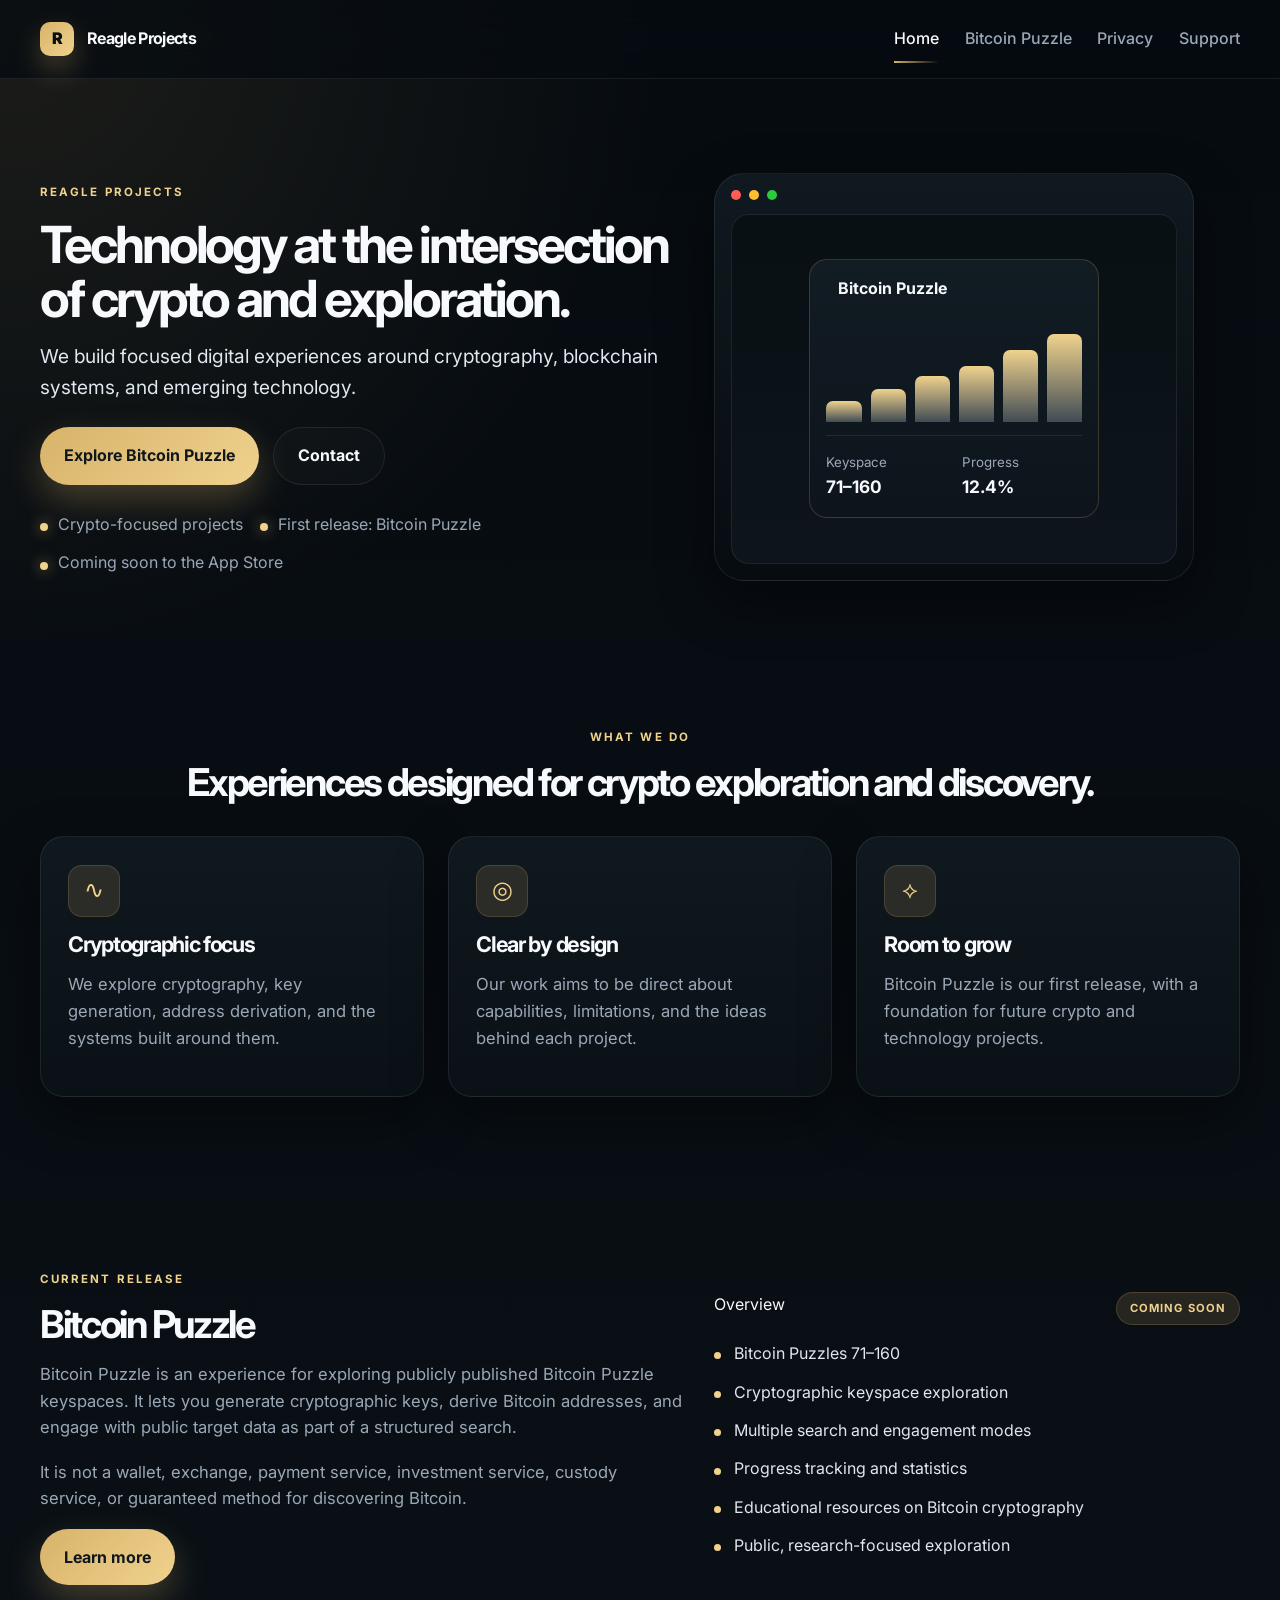
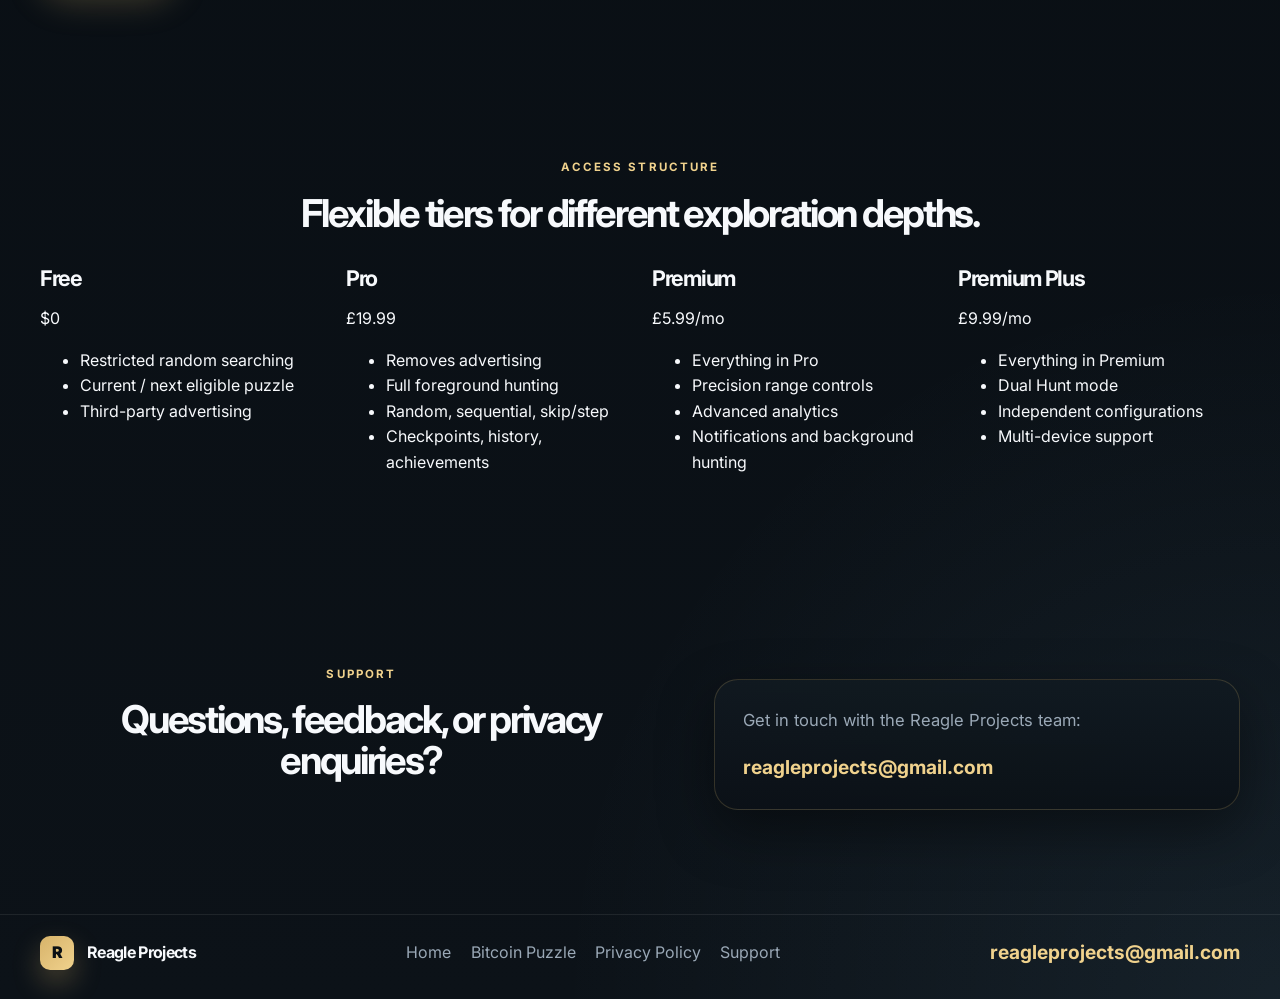
<file: index.html>
<!DOCTYPE html>
<html lang="en">
  <head>
    <meta charset="UTF-8" />
    <meta name="viewport" content="width=device-width, initial-scale=1.0" />
    <meta
      name="description"
      content="Reagle Projects builds technology at the intersection of crypto, cryptography, and digital exploration. Bitcoin Puzzle is our first release."
    />
    <title>Reagle Projects | Crypto Technology & Digital Exploration</title>
    <link rel="preconnect" href="https://fonts.googleapis.com" />
    <link rel="preconnect" href="https://fonts.gstatic.com" crossorigin />
    <link
      href="https://fonts.googleapis.com/css2?family=Inter:wght@400;500;600;700;800&display=swap"
      rel="stylesheet"
    />
    <link rel="stylesheet" href="assets/css/site.css" />
    <script defer src="assets/js/site.js"></script>
  </head>
  <body>
    <header class="site-header">
      <div class="container nav-wrap">
        <a class="brand" href="index.html" aria-label="Reagle Projects home">
          <span class="brand-mark">R</span>
          <span class="brand-text">Reagle Projects</span>
        </a>

        <button class="nav-toggle" aria-label="Toggle navigation" aria-expanded="false">
          <span></span>
          <span></span>
          <span></span>
        </button>

        <nav class="site-nav" aria-label="Primary">
          <a href="index.html" class="active">Home</a>
          <a href="bitcoin-puzzle/index.html">Bitcoin Puzzle</a>
          <a href="bitcoin-puzzle/privacy/index.html">Privacy</a>
          <a href="#support">Support</a>
        </nav>
      </div>
    </header>

    <main>
      <section class="hero">
        <div class="container hero-grid">
          <div class="hero-copy">
            <div class="eyebrow">Reagle Projects</div>
            <h1>Technology at the intersection of crypto and exploration.</h1>
            <p class="lead">
              We build focused digital experiences around cryptography,
              blockchain systems, and emerging technology.
            </p>

            <div class="cta-row">
              <a class="btn btn-primary" href="bitcoin-puzzle/index.html">Explore Bitcoin Puzzle</a>
              <a class="btn btn-secondary" href="#support">Contact</a>
            </div>

            <ul class="hero-meta" aria-label="Highlights">
              <li>Crypto-focused projects</li>
              <li>First release: Bitcoin Puzzle</li>
              <li>Coming soon to the App Store</li>
            </ul>
          </div>

          <div class="hero-visual" aria-label="Bitcoin Puzzle product preview">
            <div class="device">
              <div class="device-topbar">
                <span></span>
                <span></span>
                <span></span>
              </div>
              <div class="device-content">
                <div class="mini-card">
                  <div class="mini-top">
                    <span class="dot gold"></span>
                    <span>Bitcoin Puzzle</span>
                  </div>
                  <div class="mini-chart">
                    <div class="bar b1"></div>
                    <div class="bar b2"></div>
                    <div class="bar b3"></div>
                    <div class="bar b4"></div>
                    <div class="bar b5"></div>
                    <div class="bar b6"></div>
                  </div>
                  <div class="mini-stats">
                    <div>
                      <small>Keyspace</small>
                      <strong>71–160</strong>
                    </div>
                    <div>
                      <small>Progress</small>
                      <strong>12.4%</strong>
                    </div>
                  </div>
                </div>
              </div>
            </div>
          </div>
        </div>
      </section>

      <section class="section">
        <div class="container">
          <div class="section-heading">
            <div class="eyebrow accent">What we do</div>
            <h2>Experiences designed for crypto exploration and discovery.</h2>
          </div>

          <div class="card-grid three-up">
            <article class="info-card">
              <div class="icon-wrap">∿</div>
              <h3>Cryptographic focus</h3>
              <p>
                We explore cryptography, key generation, address derivation,
                and the systems built around them.
              </p>
            </article>

            <article class="info-card">
              <div class="icon-wrap">◎</div>
              <h3>Clear by design</h3>
              <p>
                Our work aims to be direct about capabilities, limitations,
                and the ideas behind each project.
              </p>
            </article>

            <article class="info-card">
              <div class="icon-wrap">⟡</div>
              <h3>Room to grow</h3>
              <p>
                Bitcoin Puzzle is our first release, with a foundation for
                future crypto and technology projects.
              </p>
            </article>
          </div>
        </div>
      </section>

      <section class="section app-spotlight">
        <div class="container spotlight-wrap">
          <div class="spotlight-copy">
            <div class="eyebrow accent">Current release</div>
            <h2>Bitcoin Puzzle</h2>
            <p>
              Bitcoin Puzzle is an experience for exploring publicly published
              Bitcoin Puzzle keyspaces. It lets you generate cryptographic keys,
              derive Bitcoin addresses, and engage with public target data as
              part of a structured search.
            </p>
            <p>
              It is not a wallet, exchange, payment service, investment service,
              custody service, or guaranteed method for discovering Bitcoin.
            </p>

            <a class="btn btn-primary" href="bitcoin-puzzle/index.html">Learn more</a>
          </div>

          <div class="spotlight-panel">
            <div class="panel-header">
              <span class="panel-label">Overview</span>
              <span class="pill">Coming soon</span>
            </div>

            <ul class="feature-list">
              <li>Bitcoin Puzzles 71–160</li>
              <li>Cryptographic keyspace exploration</li>
              <li>Multiple search and engagement modes</li>
              <li>Progress tracking and statistics</li>
              <li>Educational resources on Bitcoin cryptography</li>
              <li>Public, research-focused exploration</li>
            </ul>
          </div>
        </div>
      </section>

      <section class="section tiers">
        <div class="container">
          <div class="section-heading">
            <div class="eyebrow accent">Access structure</div>
            <h2>Flexible tiers for different exploration depths.</h2>
          </div>

          <div class="card-grid four-up">
            <article class="tier-card">
              <h3>Free</h3>
              <div class="price">$0</div>
              <ul>
                <li>Restricted random searching</li>
                <li>Current / next eligible puzzle</li>
                <li>Third-party advertising</li>
              </ul>
            </article>

            <article class="tier-card">
              <h3>Pro</h3>
              <div class="price">£19.99</div>
              <ul>
                <li>Removes advertising</li>
                <li>Full foreground hunting</li>
                <li>Random, sequential, skip/step</li>
                <li>Checkpoints, history, achievements</li>
              </ul>
            </article>

            <article class="tier-card">
              <h3>Premium</h3>
              <div class="price">£5.99/mo</div>
              <ul>
                <li>Everything in Pro</li>
                <li>Precision range controls</li>
                <li>Advanced analytics</li>
                <li>Notifications and background hunting</li>
              </ul>
            </article>

            <article class="tier-card">
              <h3>Premium Plus</h3>
              <div class="price">£9.99/mo</div>
              <ul>
                <li>Everything in Premium</li>
                <li>Dual Hunt mode</li>
                <li>Independent configurations</li>
                <li>Multi-device support</li>
              </ul>
            </article>
          </div>
        </div>
      </section>

      <section class="section support" id="support">
        <div class="container support-wrap">
          <div class="section-heading left">
            <div class="eyebrow accent">Support</div>
            <h2>Questions, feedback, or privacy enquiries?</h2>
          </div>

          <div class="support-card">
            <p>Get in touch with the Reagle Projects team:</p>
            <a href="mailto:reagleprojects@gmail.com" class="email-link">
              reagleprojects@gmail.com
            </a>
          </div>
        </div>
      </section>
    </main>

    <footer class="site-footer">
      <div class="container footer-row">
        <div>
          <a href="index.html" class="brand footer-brand">
            <span class="brand-mark">R</span>
            <span class="brand-text">Reagle Projects</span>
          </a>
        </div>

        <nav class="footer-nav" aria-label="Footer">
          <a href="index.html">Home</a>
          <a href="bitcoin-puzzle/index.html">Bitcoin Puzzle</a>
          <a href="bitcoin-puzzle/privacy/index.html">Privacy Policy</a>
          <a href="#support">Support</a>
        </nav>

        <a href="mailto:reagleprojects@gmail.com" class="footer-email">
          reagleprojects@gmail.com
        </a>
      </div>
    </footer>
  </body>
</html>
</file>
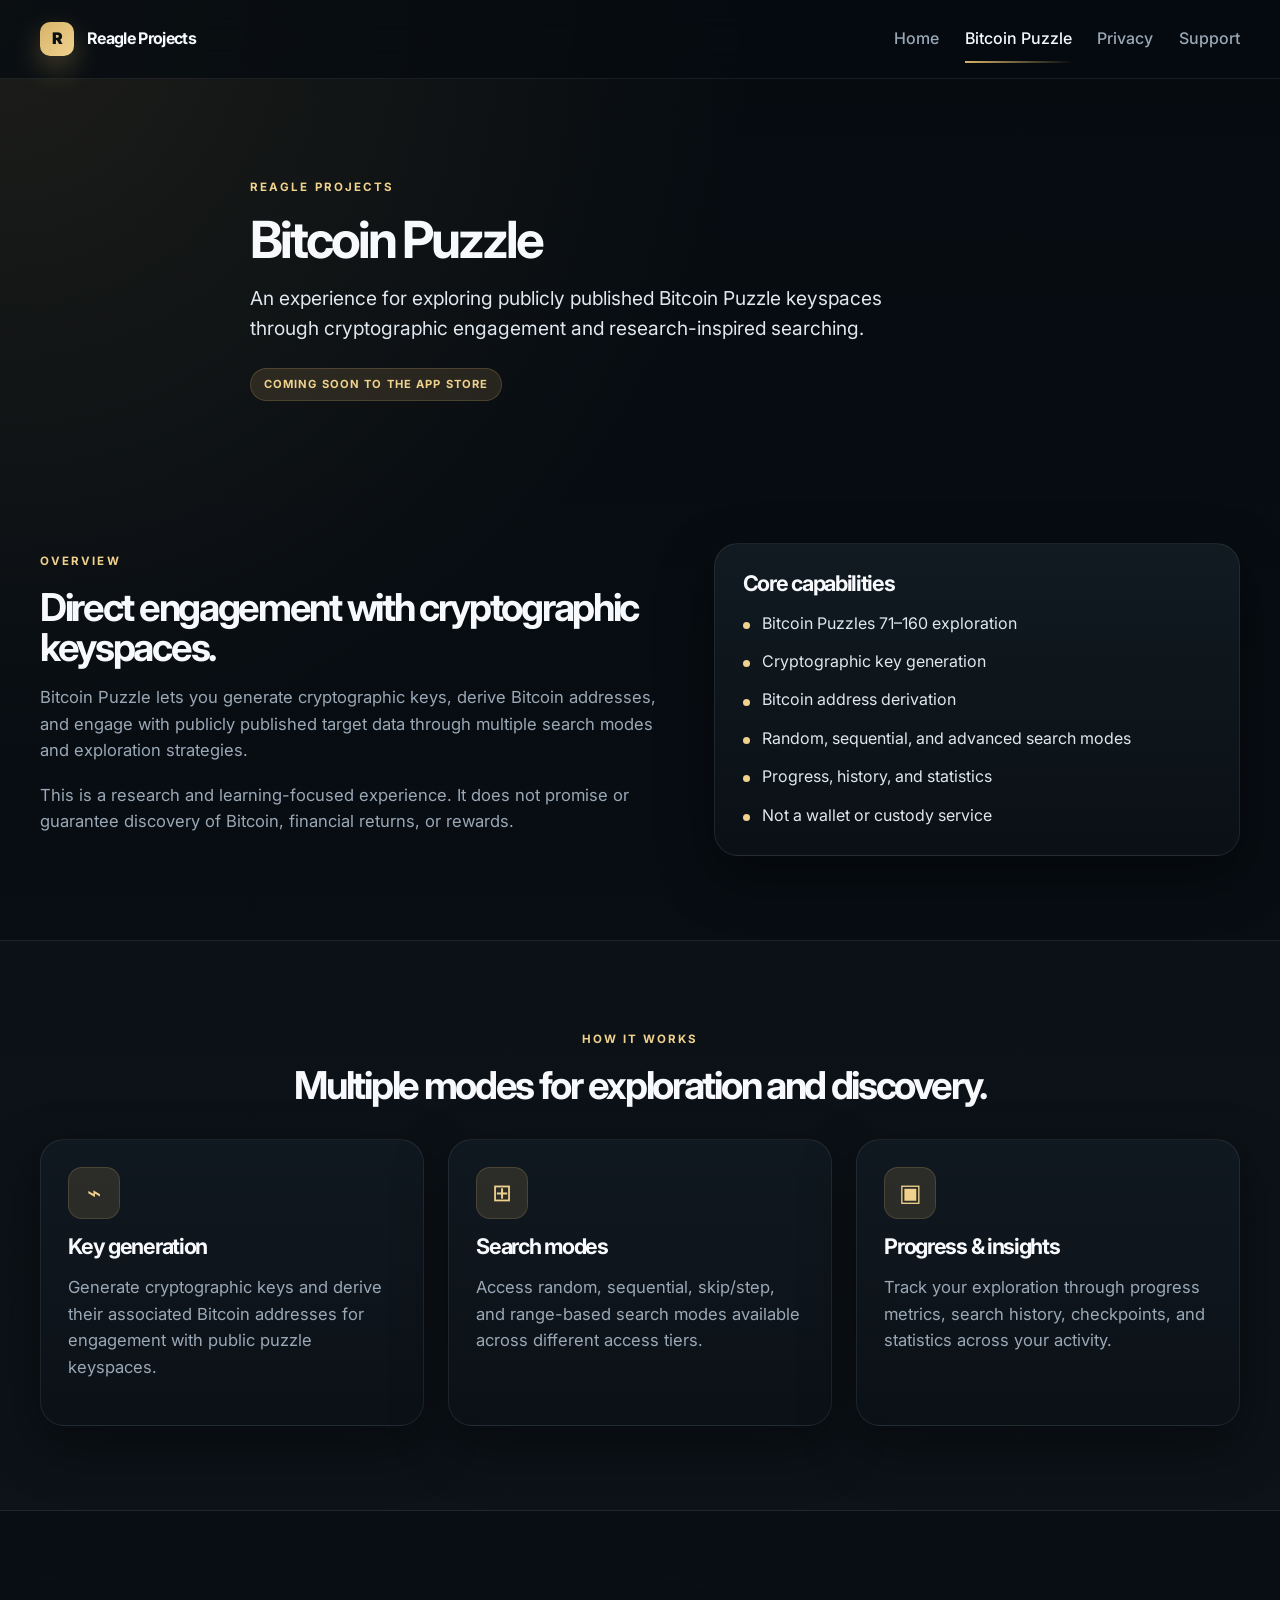
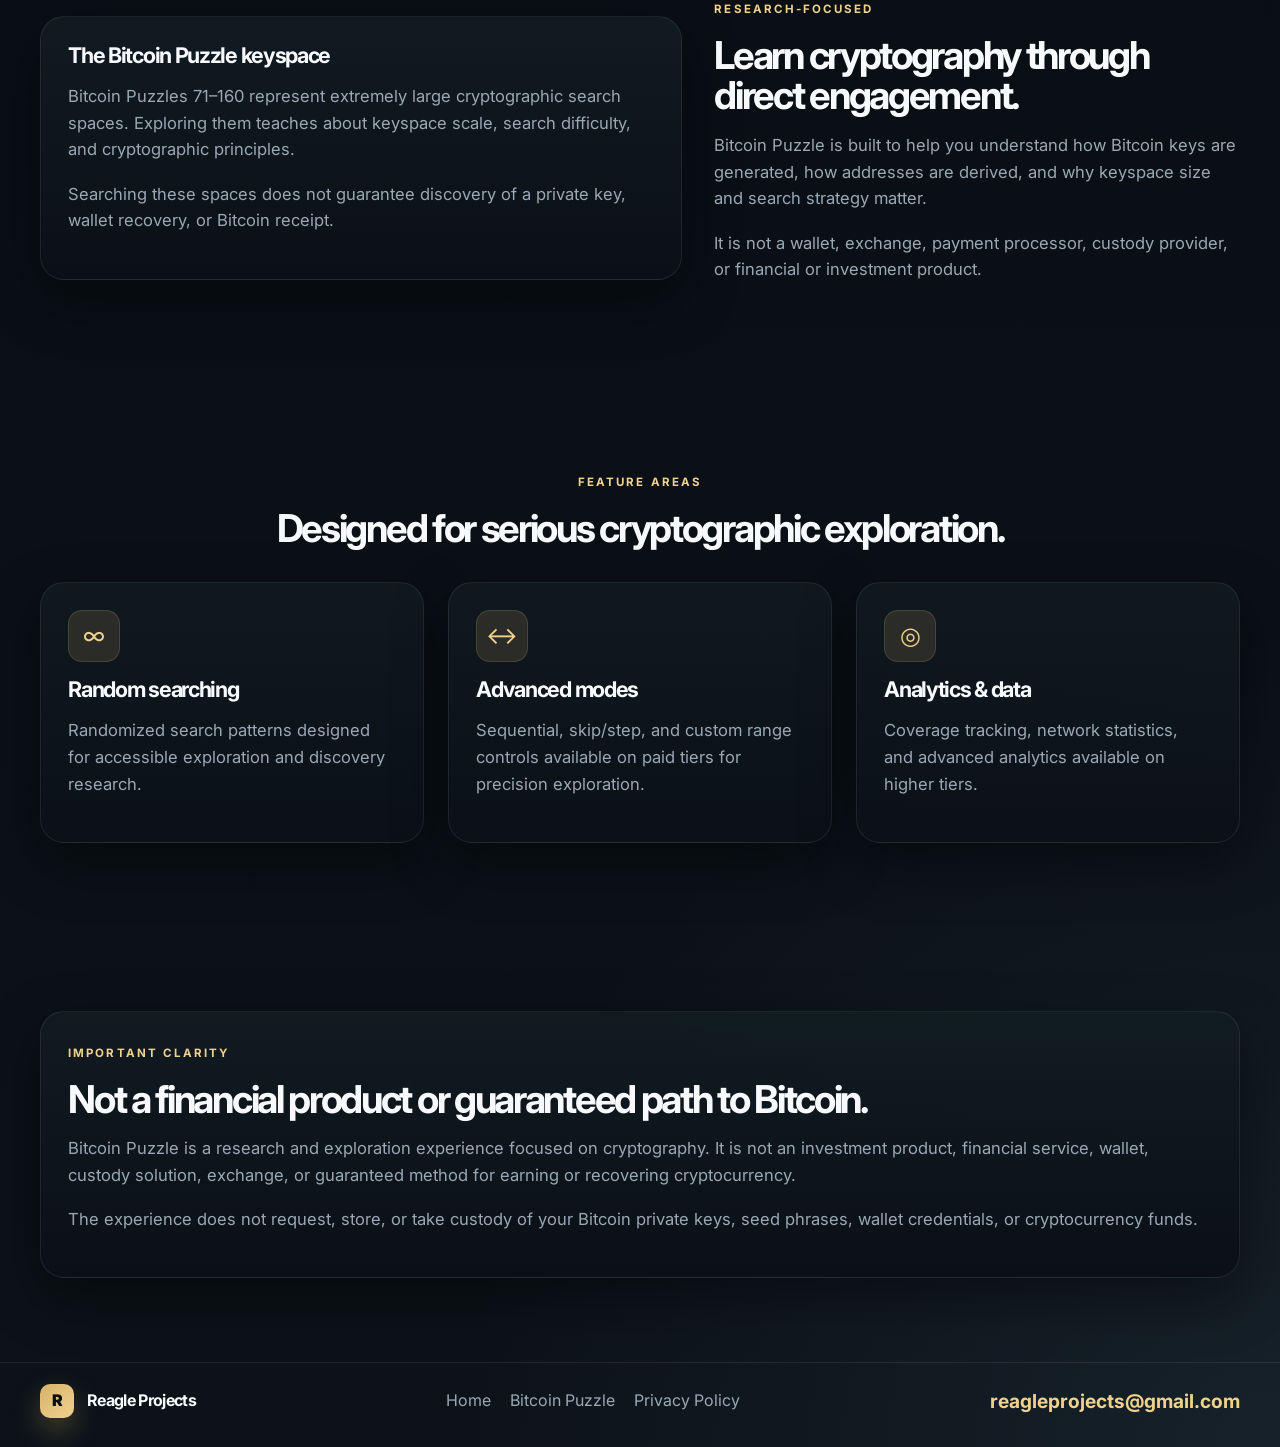
<file: bitcoin-puzzle/index.html>
<!DOCTYPE html>
<html lang="en">
  <head>
    <meta charset="UTF-8" />
    <meta name="viewport" content="width=device-width, initial-scale=1.0" />
    <meta
      name="description"
      content="Bitcoin Puzzle explores publicly published Bitcoin Puzzle keyspaces through cryptographic key generation, address derivation, and structured searching."
    />
    <title>Bitcoin Puzzle | Reagle Projects</title>
    <link rel="preconnect" href="https://fonts.googleapis.com" />
    <link rel="preconnect" href="https://fonts.gstatic.com" crossorigin />
    <link
      href="https://fonts.googleapis.com/css2?family=Inter:wght@400;500;600;700;800&display=swap"
      rel="stylesheet"
    />
    <link rel="stylesheet" href="../assets/css/site.css" />
    <script defer src="../assets/js/site.js"></script>
  </head>
  <body>
    <header class="site-header">
      <div class="container nav-wrap">
        <a class="brand" href="../index.html" aria-label="Reagle Projects home">
          <span class="brand-mark">R</span>
          <span class="brand-text">Reagle Projects</span>
        </a>

        <button class="nav-toggle" aria-label="Toggle navigation" aria-expanded="false">
          <span></span>
          <span></span>
          <span></span>
        </button>

        <nav class="site-nav" aria-label="Primary">
          <a href="../index.html">Home</a>
          <a href="index.html" class="active">Bitcoin Puzzle</a>
          <a href="privacy/index.html">Privacy</a>
          <a href="../index.html#support">Support</a>
        </nav>
      </div>
    </header>

    <main>
      <section class="page-hero app-hero">
        <div class="container narrow">
          <div class="eyebrow accent">Reagle Projects</div>
          <h1>Bitcoin Puzzle</h1>
          <p class="lead">
            An experience for exploring publicly published Bitcoin Puzzle
            keyspaces through cryptographic engagement and research-inspired
            searching.
          </p>
          <div class="cta-row">
            <span class="pill">Coming soon to the App Store</span>
          </div>
        </div>
      </section>

      <section class="section">
        <div class="container content-grid two-col">
          <div>
            <div class="eyebrow accent">Overview</div>
            <h2>Direct engagement with cryptographic keyspaces.</h2>
            <p>
              Bitcoin Puzzle lets you generate cryptographic keys, derive
              Bitcoin addresses, and engage with publicly published target data
              through multiple search modes and exploration strategies.
            </p>
            <p>
              This is a research and learning-focused experience. It does not
              promise or guarantee discovery of Bitcoin, financial returns, or
              rewards.
            </p>
          </div>

          <div class="panel block">
            <h3>Core capabilities</h3>
            <ul class="feature-list">
              <li>Bitcoin Puzzles 71–160 exploration</li>
              <li>Cryptographic key generation</li>
              <li>Bitcoin address derivation</li>
              <li>Random, sequential, and advanced search modes</li>
              <li>Progress, history, and statistics</li>
              <li>Not a wallet or custody service</li>
            </ul>
          </div>
        </div>
      </section>

      <section class="section alt">
        <div class="container">
          <div class="section-heading">
            <div class="eyebrow accent">How it works</div>
            <h2>Multiple modes for exploration and discovery.</h2>
          </div>

          <div class="card-grid three-up">
            <article class="info-card">
              <div class="icon-wrap">⌁</div>
              <h3>Key generation</h3>
              <p>
                Generate cryptographic keys and derive their associated Bitcoin
                addresses for engagement with public puzzle keyspaces.
              </p>
            </article>

            <article class="info-card">
              <div class="icon-wrap">⊞</div>
              <h3>Search modes</h3>
              <p>
                Access random, sequential, skip/step, and range-based search
                modes available across different access tiers.
              </p>
            </article>

            <article class="info-card">
              <div class="icon-wrap">▣</div>
              <h3>Progress & insights</h3>
              <p>
                Track your exploration through progress metrics, search history,
                checkpoints, and statistics across your activity.
              </p>
            </article>
          </div>
        </div>
      </section>

      <section class="section">
        <div class="container content-grid two-col">
          <div class="panel block">
            <h3>The Bitcoin Puzzle keyspace</h3>
            <p>
              Bitcoin Puzzles 71–160 represent extremely large cryptographic
              search spaces. Exploring them teaches about keyspace scale,
              search difficulty, and cryptographic principles.
            </p>
            <p>
              Searching these spaces does not guarantee discovery of a private
              key, wallet recovery, or Bitcoin receipt.
            </p>
          </div>

          <div>
            <div class="eyebrow accent">Research-focused</div>
            <h2>Learn cryptography through direct engagement.</h2>
            <p>
              Bitcoin Puzzle is built to help you understand how Bitcoin keys
              are generated, how addresses are derived, and why keyspace size
              and search strategy matter.
            </p>
            <p>
              It is not a wallet, exchange, payment processor, custody provider,
              or financial or investment product.
            </p>
          </div>
        </div>
      </section>

      <section class="section">
        <div class="container">
          <div class="section-heading">
            <div class="eyebrow accent">Feature areas</div>
            <h2>Designed for serious cryptographic exploration.</h2>
          </div>

          <div class="card-grid three-up">
            <article class="info-card">
              <div class="icon-wrap">∞</div>
              <h3>Random searching</h3>
              <p>
                Randomized search patterns designed for accessible exploration
                and discovery research.
              </p>
            </article>

            <article class="info-card">
              <div class="icon-wrap">↔</div>
              <h3>Advanced modes</h3>
              <p>
                Sequential, skip/step, and custom range controls available on
                paid tiers for precision exploration.
              </p>
            </article>

            <article class="info-card">
              <div class="icon-wrap">◎</div>
              <h3>Analytics & data</h3>
              <p>
                Coverage tracking, network statistics, and advanced analytics
                available on higher tiers.
              </p>
            </article>
          </div>
        </div>
      </section>

      <section class="section">
        <div class="container panel block info-panel">
          <div class="eyebrow accent">Important clarity</div>
          <h2>Not a financial product or guaranteed path to Bitcoin.</h2>
          <p>
            Bitcoin Puzzle is a research and exploration experience focused on
            cryptography. It is not an investment product, financial service,
            wallet, custody solution, exchange, or guaranteed method for earning
            or recovering cryptocurrency.
          </p>
          <p>
            The experience does not request, store, or take custody of your
            Bitcoin private keys, seed phrases, wallet credentials, or
            cryptocurrency funds.
          </p>
        </div>
      </section>
    </main>

    <footer class="site-footer">
      <div class="container footer-row">
        <div>
          <a href="../index.html" class="brand footer-brand">
            <span class="brand-mark">R</span>
            <span class="brand-text">Reagle Projects</span>
          </a>
        </div>

        <nav class="footer-nav" aria-label="Footer">
          <a href="../index.html">Home</a>
          <a href="index.html">Bitcoin Puzzle</a>
          <a href="privacy/index.html">Privacy Policy</a>
        </nav>

        <a href="mailto:reagleprojects@gmail.com" class="footer-email">
          reagleprojects@gmail.com
        </a>
      </div>
    </footer>
  </body>
</html>
</file>
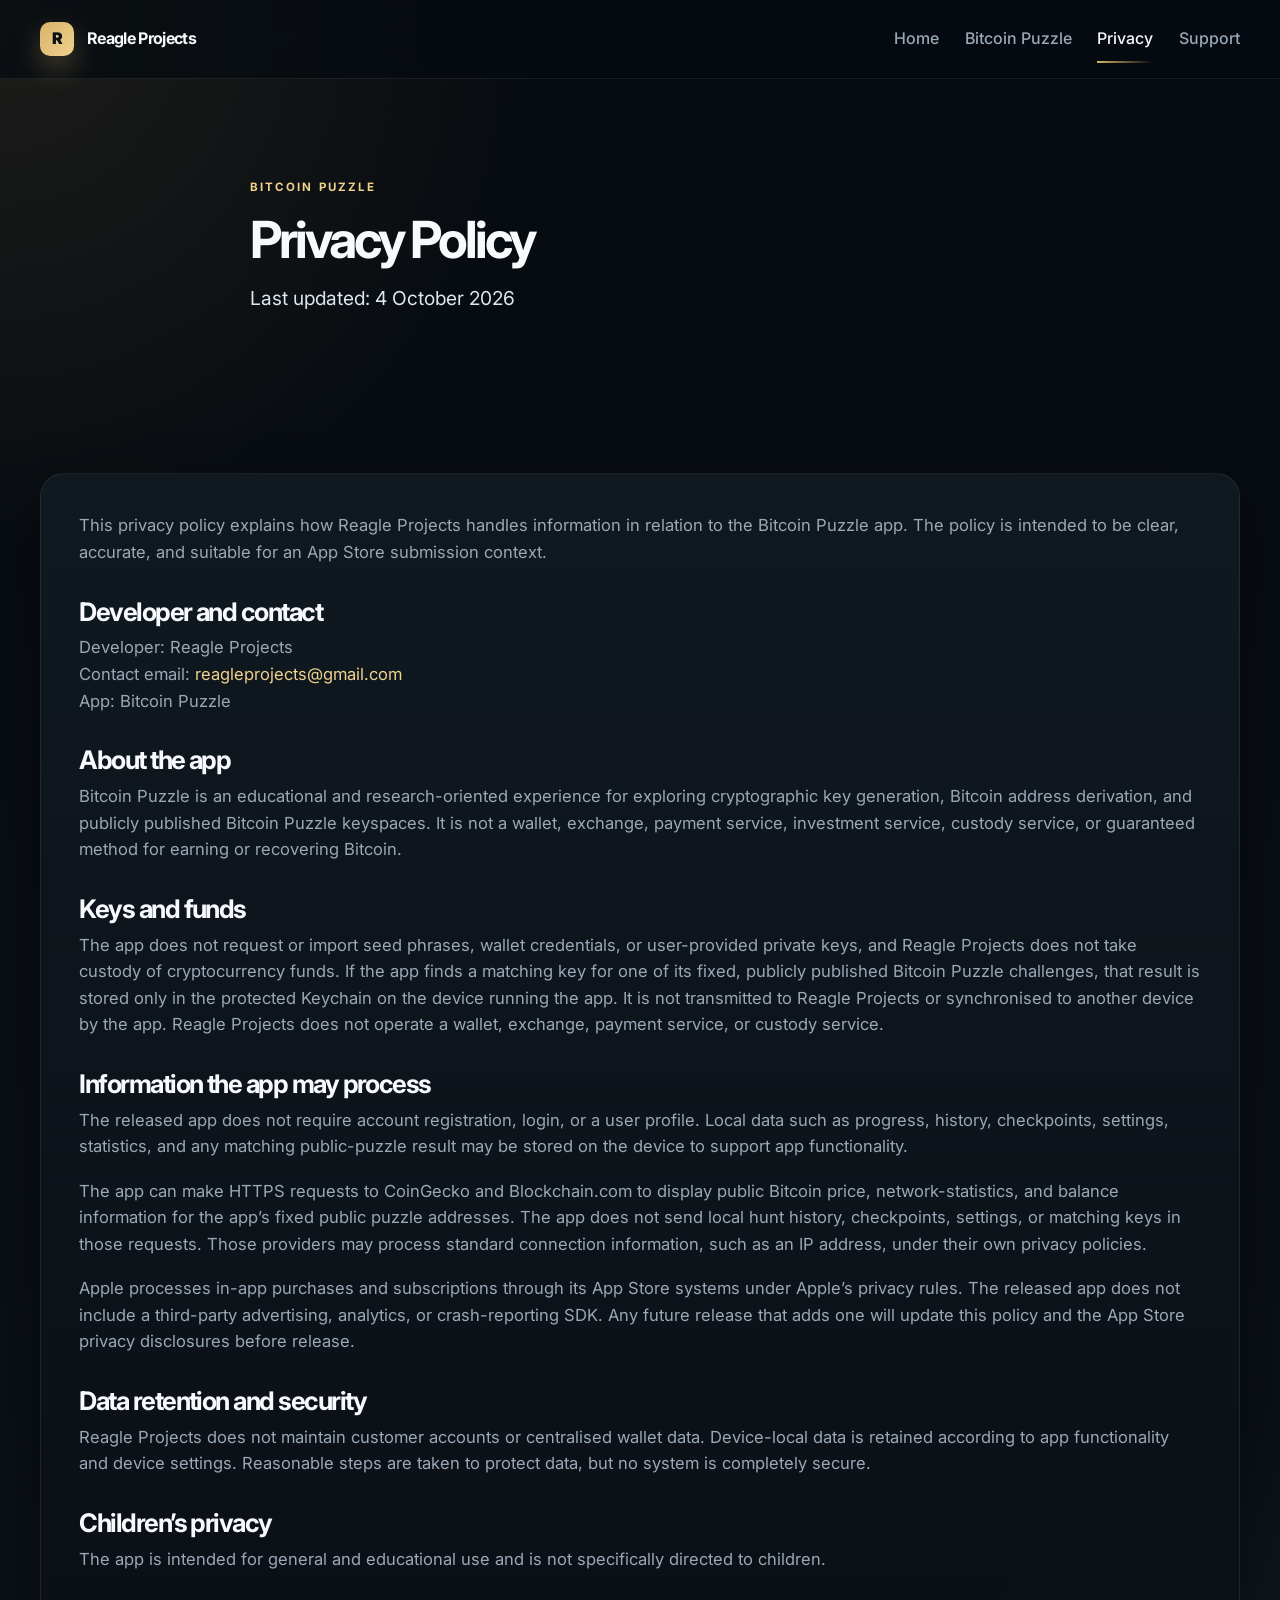
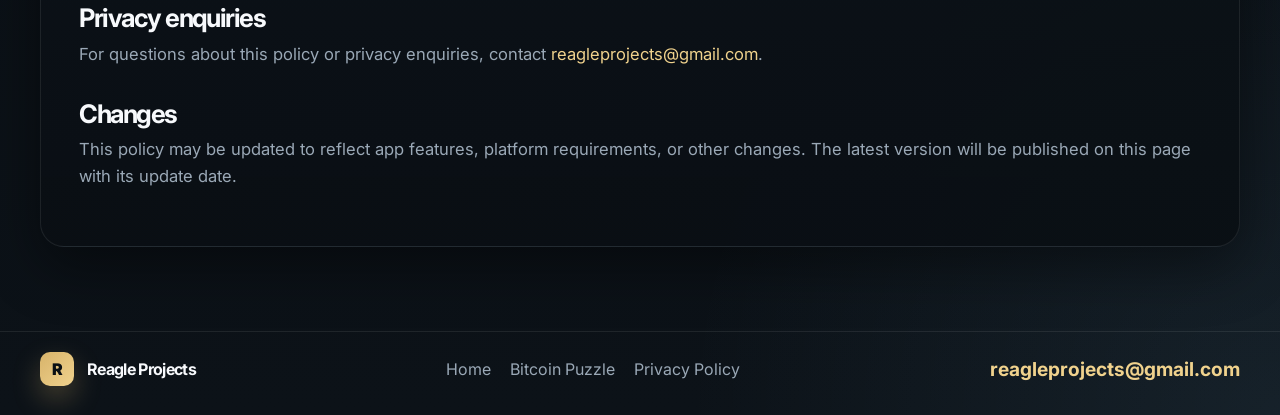
<file: bitcoin-puzzle/privacy/index.html>
<!DOCTYPE html>
<html lang="en">
  <head>
    <meta charset="UTF-8" />
    <meta name="viewport" content="width=device-width, initial-scale=1.0" />
    <meta
      name="description"
      content="Privacy Policy for Bitcoin Puzzle by Reagle Projects."
    />
    <title>Bitcoin Puzzle Privacy Policy | Reagle Projects</title>
    <link rel="preconnect" href="https://fonts.googleapis.com" />
    <link rel="preconnect" href="https://fonts.gstatic.com" crossorigin />
    <link
      href="https://fonts.googleapis.com/css2?family=Inter:wght@400;500;600;700;800&display=swap"
      rel="stylesheet"
    />
    <link rel="stylesheet" href="../../assets/css/site.css" />
    <script defer src="../../assets/js/site.js"></script>
  </head>
  <body>
    <header class="site-header">
      <div class="container nav-wrap">
        <a class="brand" href="../../index.html" aria-label="Reagle Projects home">
          <span class="brand-mark">R</span>
          <span class="brand-text">Reagle Projects</span>
        </a>

        <button class="nav-toggle" aria-label="Toggle navigation" aria-expanded="false">
          <span></span>
          <span></span>
          <span></span>
        </button>

        <nav class="site-nav" aria-label="Primary">
          <a href="../../index.html">Home</a>
          <a href="../index.html">Bitcoin Puzzle</a>
          <a href="index.html" class="active">Privacy</a>
          <a href="../../index.html#support">Support</a>
        </nav>
      </div>
    </header>

    <main class="privacy-page">
      <section class="page-hero">
        <div class="container narrow">
          <div class="eyebrow accent">Bitcoin Puzzle</div>
          <h1>Privacy Policy</h1>
          <p class="lead">Last updated: 4 October 2026</p>
        </div>
      </section>

      <section class="section">
        <div class="container content-panel">
          <div class="privacy-copy">
            <p>
              This privacy policy explains how Reagle Projects handles
              information in relation to the Bitcoin Puzzle app. The policy is
              intended to be clear, accurate, and suitable for an App Store
              submission context.
            </p>

            <h2>Developer and contact</h2>
            <p>
              Developer: Reagle Projects<br />
              Contact email:
              <a href="mailto:reagleprojects@gmail.com">reagleprojects@gmail.com</a><br />
              App: Bitcoin Puzzle
            </p>

            <h2>About the app</h2>
            <p>
              Bitcoin Puzzle is an educational and research-oriented experience
              for exploring cryptographic key generation, Bitcoin address
              derivation, and publicly published Bitcoin Puzzle keyspaces. It is
              not a wallet, exchange, payment service, investment service,
              custody service, or guaranteed method for earning or recovering
              Bitcoin.
            </p>

            <h2>Keys and funds</h2>
            <p>
              The app does not request or import seed phrases, wallet
              credentials, or user-provided private keys, and Reagle Projects
              does not take custody of cryptocurrency funds. If the app finds a
              matching key for one of its fixed, publicly published Bitcoin
              Puzzle challenges, that result is stored only in the protected
              Keychain on the device running the app. It is not transmitted to
              Reagle Projects or synchronised to another device by the app.
              Reagle Projects does not operate a wallet, exchange, payment
              service, or custody service.
            </p>

            <h2>Information the app may process</h2>
            <p>
              The released app does not require account registration, login, or
              a user profile. Local data such as progress, history,
              checkpoints, settings, statistics, and any matching public-puzzle
              result may be stored on the device to support app functionality.
            </p>
            <p>
              The app can make HTTPS requests to CoinGecko and Blockchain.com
              to display public Bitcoin price, network-statistics, and balance
              information for the app’s fixed public puzzle addresses. The app
              does not send local hunt history, checkpoints, settings, or
              matching keys in those requests. Those providers may process
              standard connection information, such as an IP address, under
              their own privacy policies.
            </p>
            <p>
              Apple processes in-app purchases and subscriptions through its App
              Store systems under Apple’s privacy rules. The released app does
              not include a third-party advertising, analytics, or crash-reporting
              SDK. Any future release that adds one will update this policy and
              the App Store privacy disclosures before release.
            </p>

            <h2>Data retention and security</h2>
            <p>
              Reagle Projects does not maintain customer accounts or centralised
              wallet data. Device-local data is retained according to app
              functionality and device settings. Reasonable steps are taken to
              protect data, but no system is completely secure.
            </p>

            <h2>Children’s privacy</h2>
            <p>
              The app is intended for general and educational use and is not
              specifically directed to children.
            </p>

            <h2>Privacy enquiries</h2>
            <p>
              For questions about this policy or privacy enquiries, contact
              <a href="mailto:reagleprojects@gmail.com">reagleprojects@gmail.com</a>.
            </p>

            <h2>Changes</h2>
            <p>
              This policy may be updated to reflect app features, platform
              requirements, or other changes. The latest version will be
              published on this page with its update date.
            </p>

          </div>
        </div>
      </section>
    </main>

    <footer class="site-footer">
      <div class="container footer-row">
        <div>
          <a href="../../index.html" class="brand footer-brand">
            <span class="brand-mark">R</span>
            <span class="brand-text">Reagle Projects</span>
          </a>
        </div>

        <nav class="footer-nav" aria-label="Footer">
          <a href="../../index.html">Home</a>
          <a href="../index.html">Bitcoin Puzzle</a>
          <a href="index.html">Privacy Policy</a>
        </nav>

        <a href="mailto:reagleprojects@gmail.com" class="footer-email">
          reagleprojects@gmail.com
        </a>
      </div>
    </footer>
  </body>
</html>
</file>
<file: assets/css/site.css>
:root {
  --bg: #060b10;
  --bg2: #0c1218;
  --panel: rgba(17,25,32,.9);
  --line: rgba(255,255,255,.08);
  --text: #f7f9fc;
  --soft: #dfe7ef;
  --muted: #9aa8b6;
  --gold: #d7b36a;
  --gold2: #f0d28d;
  --goldsoft: rgba(215,179,106,.14);
  --shadow: 0 20px 55px rgba(0,0,0,.42);
  --radius: 24px;
  --max: 1200px;
}

* { box-sizing: border-box; }
html { scroll-behavior: smooth; }
body {
  margin: 0;
  font-family: Inter, -apple-system, BlinkMacSystemFont, "Segoe UI", sans-serif;
  background:
    radial-gradient(circle at top left, rgba(215,179,106,.11), transparent 23%),
    radial-gradient(circle at bottom right, rgba(142,214,255,.08), transparent 25%),
    linear-gradient(180deg, var(--bg), var(--bg2));
  color: var(--text);
  line-height: 1.6;
}
a { color: inherit; text-decoration: none; }
img { max-width: 100%; display: block; }

.container {
  width: min(var(--max), calc(100% - 2rem));
  margin: auto;
}
.narrow { max-width: 780px; }

.site-header {
  position: sticky;
  top: 0;
  z-index: 20;
  background: rgba(6,11,16,.75);
  backdrop-filter: blur(16px);
  border-bottom: 1px solid var(--line);
}
.nav-wrap {
  display: flex;
  justify-content: space-between;
  align-items: center;
  min-height: 78px;
}
.brand {
  display: inline-flex;
  align-items: center;
  gap: .8rem;
  font-weight: 700;
  letter-spacing: -.04em;
}
.brand-mark {
  width: 34px;
  height: 34px;
  display: grid;
  place-items: center;
  border-radius: 10px;
  background: linear-gradient(135deg, var(--gold), var(--gold2));
  color: #0a0f14;
  font-weight: 900;
  box-shadow: 0 12px 28px rgba(215,179,106,.3);
}
.site-nav {
  display: flex;
  gap: 1.6rem;
  color: var(--muted);
  font-weight: 500;
}
.site-nav a { position: relative; }
.site-nav a:hover, .site-nav a.active { color: var(--text); }
.site-nav a.active:after {
  content: "";
  position: absolute;
  left: 0; right: 0; bottom: -11px;
  height: 2px;
  background: linear-gradient(90deg, var(--gold), transparent);
}
.nav-toggle {
  display: none;
  border: 1px solid var(--line);
  background: transparent;
  color: var(--text);
  border-radius: 10px;
  padding: .6rem;
  font-size: 1.15rem;
}

.hero, .page-hero { padding: 94px 0 58px; }
.hero-grid, .spotlight-wrap, .content-grid, .support-wrap {
  display: grid;
  grid-template-columns: 1.1fr .9fr;
  gap: 2rem;
  align-items: center;
}
.eyebrow {
  display: inline-block;
  margin-bottom: 1rem;
  font-size: .72rem;
  letter-spacing: .18em;
  text-transform: uppercase;
  color: var(--gold2);
  font-weight: 700;
}
.eyebrow.accent { color: var(--gold2); }
h1, h2, h3 {
  margin: 0 0 1rem;
  line-height: 1.06;
  letter-spacing: -.06em;
}
h1 {
  font-size: clamp(2.8rem, 4vw, 5.3rem);
  max-width: 680px;
}
h2 { font-size: clamp(2.15rem, 3vw, 3.2rem); }
h3 { font-size: 1.35rem; }
p {
  margin: 0 0 1.1rem;
  color: var(--muted);
  font-size: 1.04rem;
}
.lead {
  color: var(--soft);
  font-size: clamp(1.08rem,1.5vw,1.35rem);
  max-width: 650px;
}
.cta-row {
  display: flex;
  flex-wrap: wrap;
  gap: .9rem;
  margin-top: 1.5rem;
}
.btn {
  display: inline-flex;
  align-items: center;
  justify-content: center;
  padding: .95rem 1.5rem;
  border-radius: 999px;
  font-weight: 700;
}
.btn-primary {
  background: linear-gradient(135deg, var(--gold), var(--gold2));
  color: #11171d;
  box-shadow: 0 15px 35px rgba(215,179,106,.28);
}
.btn-secondary {
  background: rgba(255,255,255,.02);
  border: 1px solid var(--line);
}
.hero-meta {
  list-style: none;
  margin: 1.7rem 0 0;
  padding: 0;
  display: flex;
  flex-wrap: wrap;
  gap: .8rem 1.1rem;
  color: var(--muted);
}
.hero-meta li { position: relative; padding-left: 1.1rem; }
.hero-meta li:before {
  content: "";
  position: absolute;
  left: 0; top: .7em;
  width: 8px; height: 8px;
  border-radius: 50%;
  background: var(--gold2);
  box-shadow: 0 0 14px rgba(215,179,106,.7);
}

.device {
  width: min(100%, 480px);
  padding: 1rem;
  border-radius: 30px;
  background: linear-gradient(180deg, rgba(17,26,33,.96), rgba(7,12,17,.98));
  border: 1px solid var(--line);
  box-shadow: var(--shadow);
}
.device-topbar { display: flex; gap: .5rem; padding-bottom: .85rem; }
.device-topbar span {
  width: 10px; height: 10px; border-radius: 50%;
  display: block;
}
.device-topbar span:first-child { background: #ff5b57; }
.device-topbar span:nth-child(2) { background: #ffbe2f; }
.device-topbar span:last-child { background: #2bc840; }
.device-content {
  min-height: 350px;
  border-radius: 18px;
  padding: 2rem;
  background: linear-gradient(180deg, #091013, #0d141c);
  border: 1px solid var(--line);
  display: grid;
  place-items: center;
}
.mini-card {
  width: min(100%, 290px);
  background: linear-gradient(180deg, #121c23, #0d141c);
  border: 1px solid rgba(215,179,106,.22);
  border-radius: 18px;
  padding: 1rem;
}
.mini-top {
  display: flex;
  gap: .7rem;
  font-weight: 700;
  margin-bottom: 1rem;
}
.mini-top .dot {
  color: var(--gold);
  font-size: 1rem;
}
.mini-chart {
  height: 118px;
  display: flex;
  align-items: end;
  gap: .55rem;
  padding: 1rem 0 .8rem;
  border-bottom: 1px solid var(--line);
}
.mini-chart .bar {
  flex: 1;
  border-radius: 7px 7px 0 0;
  background: linear-gradient(180deg, var(--gold2), rgba(158,174,183,.35));
}
.mini-chart .b1 { height: 24%; }
.mini-chart .b2 { height: 38%; }
.mini-chart .b3 { height: 52%; }
.mini-chart .b4 { height: 64%; }
.mini-chart .b5 { height: 82%; }
.mini-chart .b6 { height: 100%; }
.mini-stats {
  display: grid;
  grid-template-columns: 1fr 1fr;
  gap: 1rem;
  padding-top: 1rem;
}
.mini-stats small { display: block; color: var(--muted); }
.mini-stats strong { font-size: 1.08rem; }

.section { padding: 84px 0; }
.section.alt { background: rgba(255,255,255,.015); border-block: 1px solid var(--line); }
.section-heading { text-align: center; margin-bottom: 2.1rem; }

.card-grid { display: grid; gap: 1.5rem; }
.three-up { grid-template-columns: repeat(3, 1fr); }
.four-up { grid-template-columns: repeat(4, 1fr); }

.info-card, .panel, .support-card {
  background: linear-gradient(180deg, rgba(17,26,33,.9), rgba(11,17,23,.92));
  border: 1px solid var(--line);
  border-radius: var(--radius);
  padding: 1.7rem;
  box-shadow: var(--shadow);
}
.icon-wrap {
  width: 52px; height: 52px;
  display: grid; place-items: center;
  border-radius: 14px;
  background: var(--goldsoft);
  border: 1px solid rgba(215,179,106,.18);
  color: var(--gold2);
  font-size: 1.5rem;
  margin-bottom: 1rem;
}
.panel {
  background: linear-gradient(180deg, rgba(18,28,35,.95), rgba(10,16,22,.98));
}
.panel-header {
  display: flex;
  justify-content: space-between;
  gap: 1rem;
  margin-bottom: 1rem;
}
.pill {
  display: inline-flex;
  padding: .42rem .8rem;
  border-radius: 999px;
  background: var(--goldsoft);
  border: 1px solid rgba(215,179,106,.2);
  color: var(--gold2);
  font-size: .7rem;
  letter-spacing: .1em;
  text-transform: uppercase;
  font-weight: 700;
}
.feature-list {
  list-style: none;
  padding: 0;
  margin: 0;
  display: grid;
  gap: .8rem;
}
.feature-list li {
  position: relative;
  padding-left: 1.2rem;
  color: var(--soft);
}
.feature-list li:before {
  content: "";
  position: absolute;
  left: 0; top: .7em;
  width: 7px; height: 7px;
  border-radius: 50%;
  background: var(--gold2);
}

.support-card { border-color: rgba(215,179,106,.2); }
.email-link, .footer-email {
  color: var(--gold2);
  font-weight: 700;
  font-size: 1.2rem;
}

.site-footer {
  border-top: 1px solid var(--line);
  padding: 1.3rem 0 1.8rem;
}
.footer-row {
  display: flex;
  align-items: center;
  justify-content: space-between;
  gap: 1rem;
  flex-wrap: wrap;
}
.footer-nav {
  display: flex;
  gap: 1.2rem;
  color: var(--muted);
  flex-wrap: wrap;
}

.content-panel {
  background: linear-gradient(180deg, rgba(17,26,33,.92), rgba(10,15,20,.96));
  border: 1px solid var(--line);
  border-radius: var(--radius);
  padding: clamp(1.5rem,3vw,3rem);
  box-shadow: var(--shadow);
}
.privacy-copy h2 {
  font-size: clamp(1.4rem,2vw,2rem);
  margin-top: 2rem;
  margin-bottom: .6rem;
}
.privacy-copy a { color: var(--gold2); }
.policy-note {
  margin-top: 2rem;
  padding: 1rem 1.1rem;
  border-radius: 14px;
  border: 1px solid rgba(215,179,106,.22);
  background: rgba(215,179,106,.05);
  color: var(--soft);
}

@media (max-width: 980px) {
  .hero-grid, .spotlight-wrap, .content-grid, .support-wrap { grid-template-columns: 1fr; }
  .three-up { grid-template-columns: repeat(2, 1fr); }
  .four-up { grid-template-columns: repeat(2, 1fr); }
}
@media (max-width: 700px) {
  .nav-toggle { display: block; }
  .site-nav {
    position: absolute;
    top: 78px;
    left: 1rem;
    right: 1rem;
    display: none;
    flex-direction: column;
    background: #0b1117;
    border: 1px solid var(--line);
    border-radius: 16px;
    padding: 1rem;
  }
  .site-nav.open { display: flex; }
  .three-up { grid-template-columns: 1fr; }
  .hero, .page-hero, .section { padding-top: 64px; }
  .footer-row { align-items: flex-start; flex-direction: column; }
}
</file>
